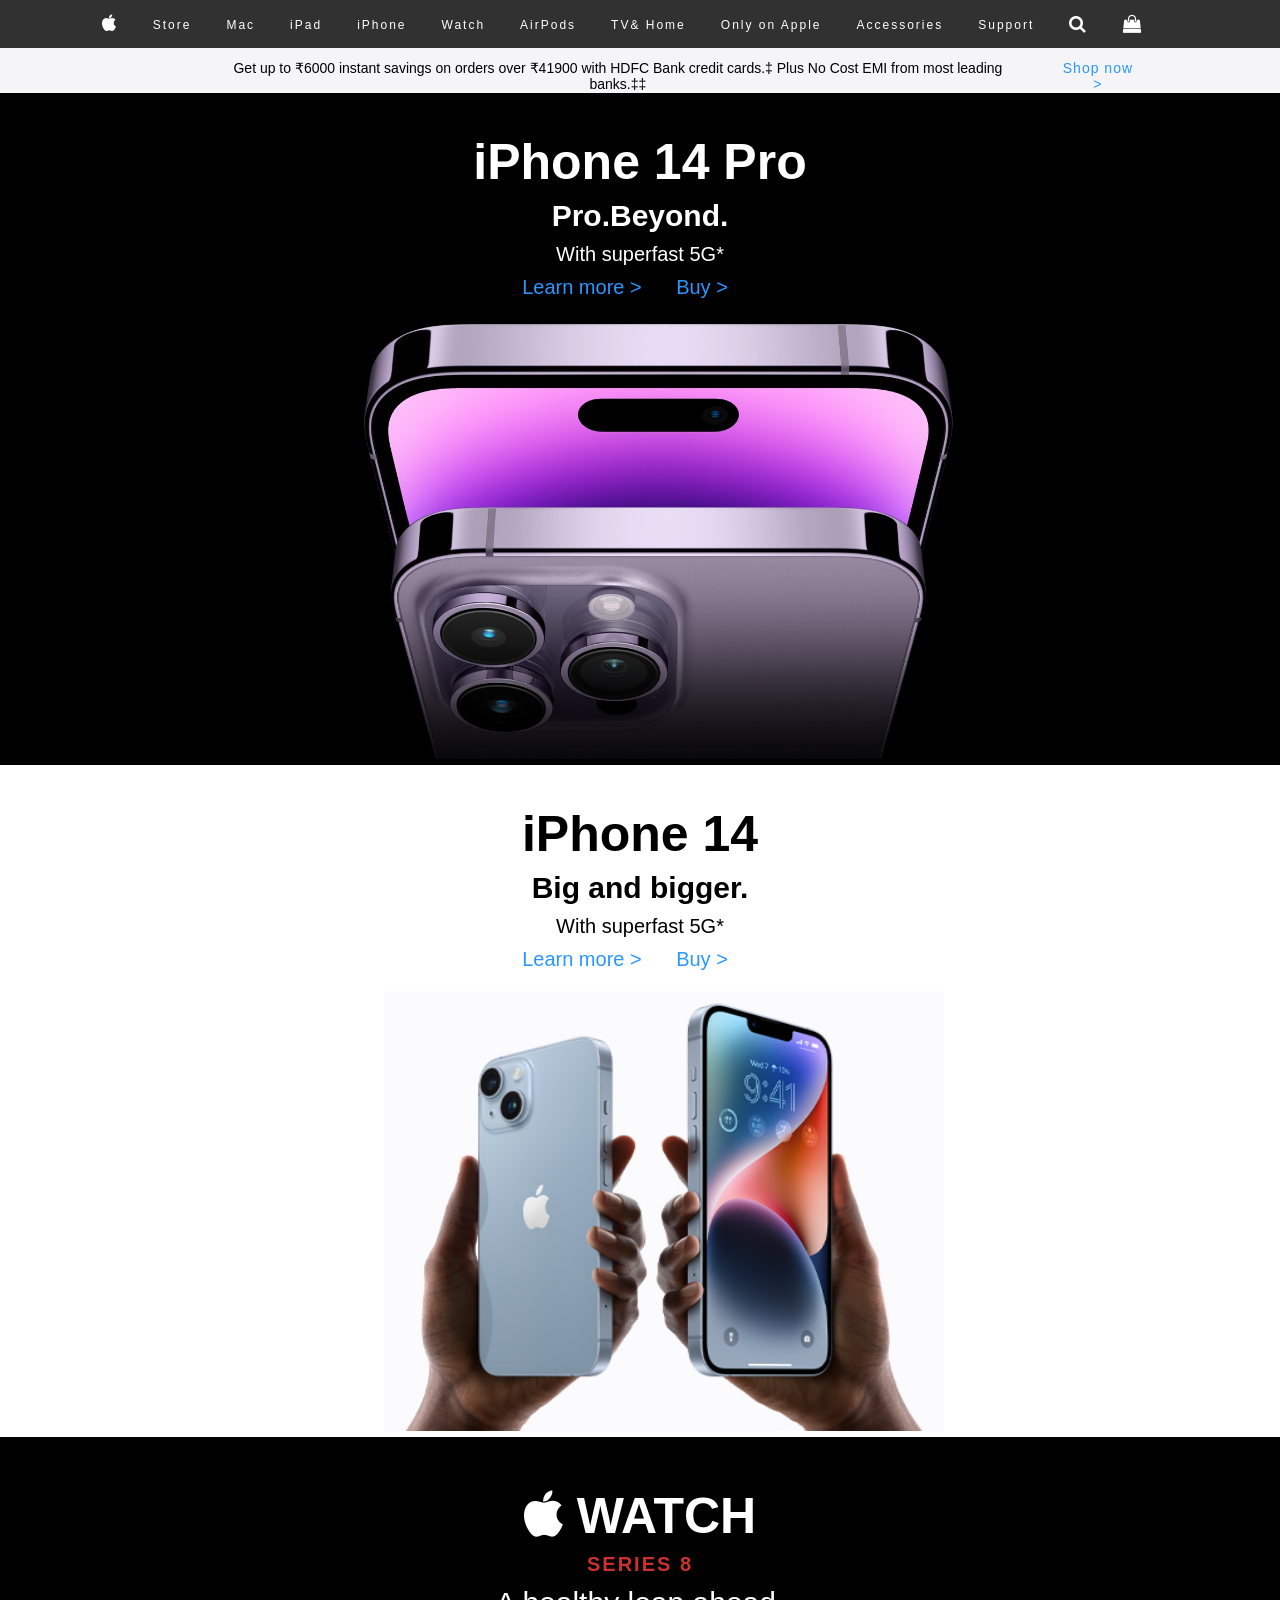
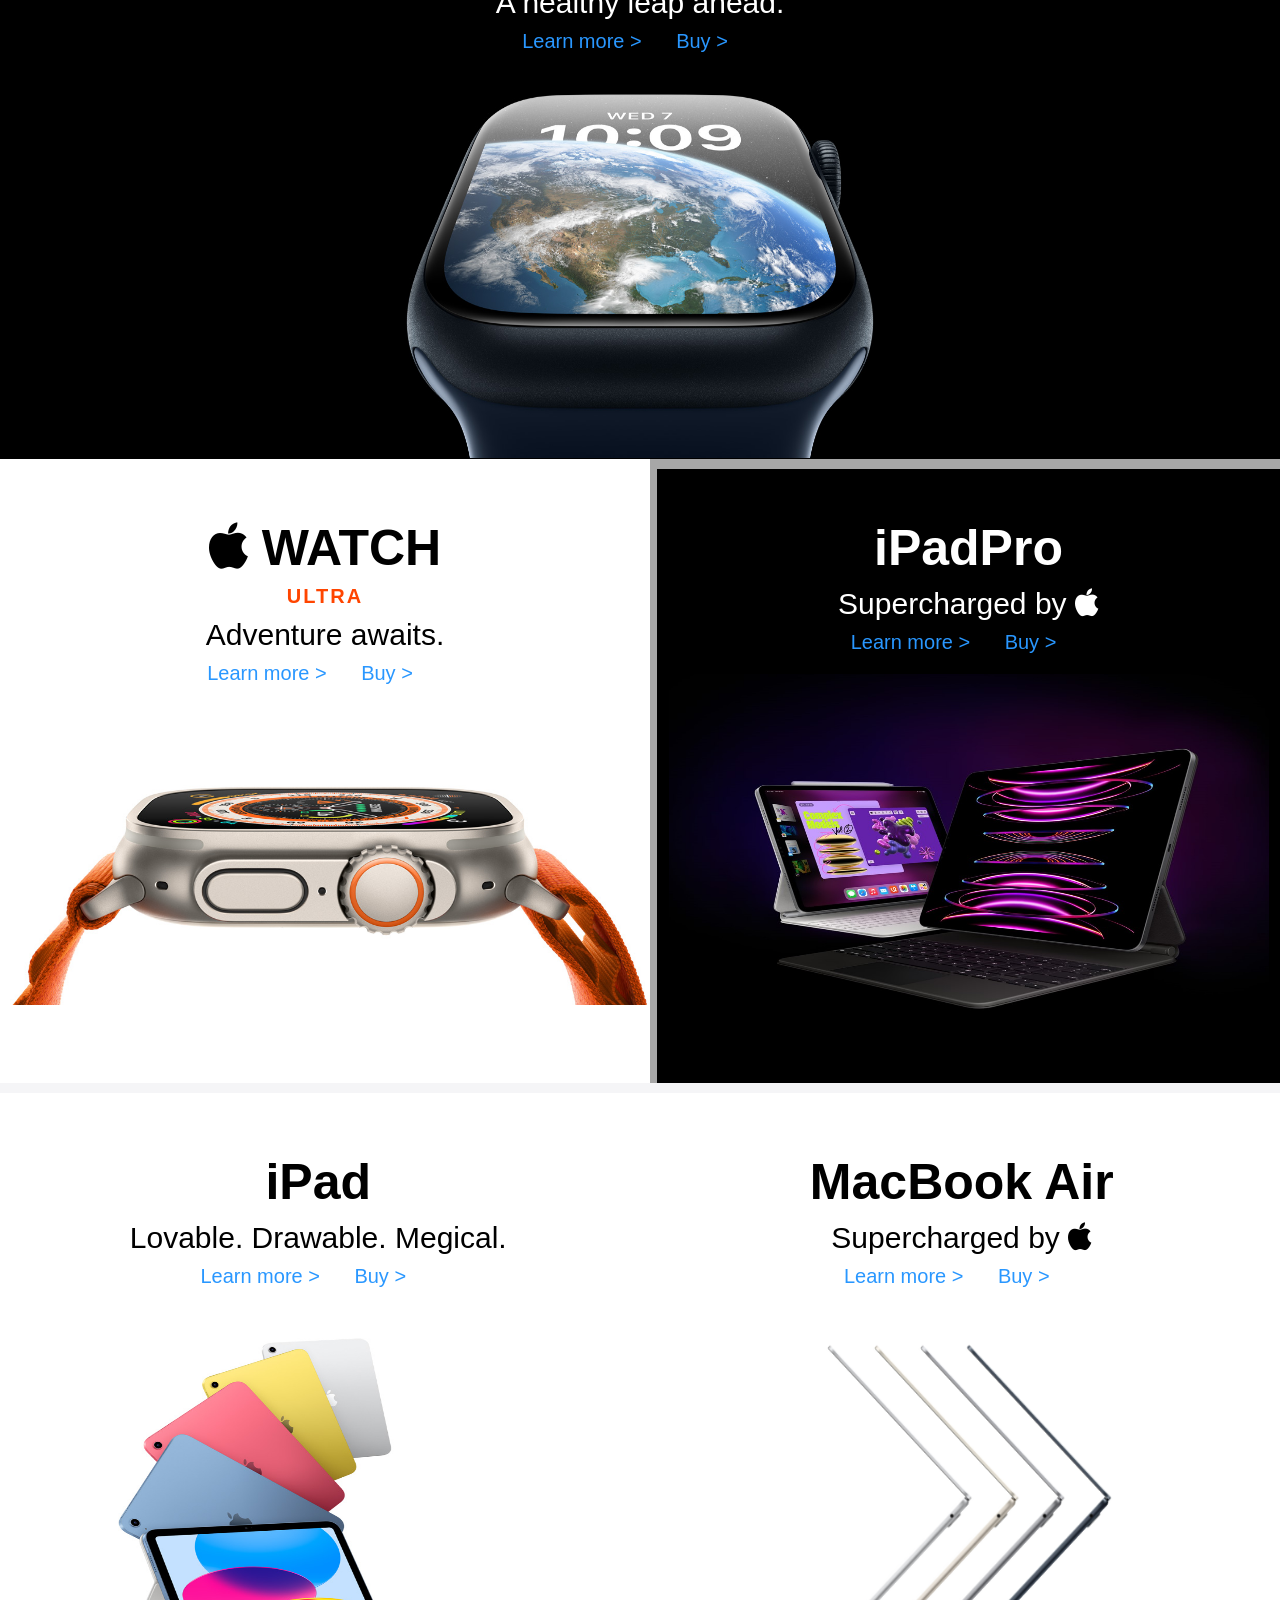
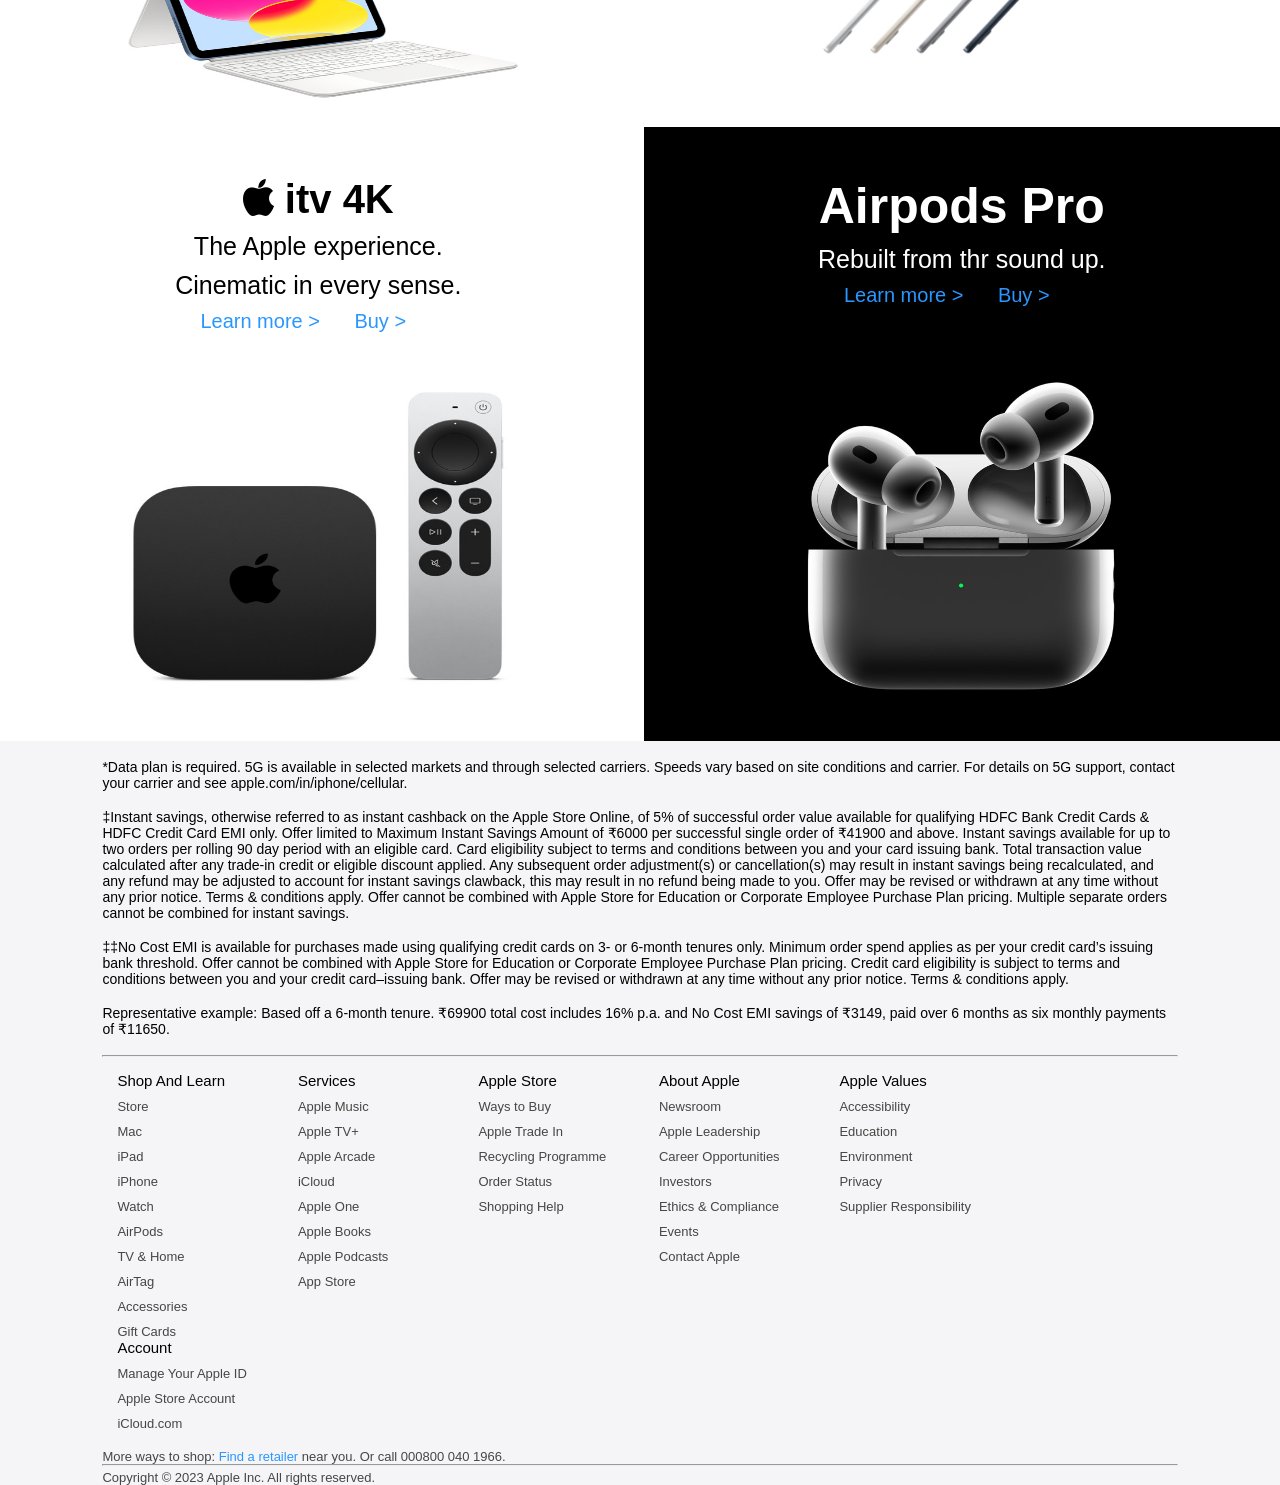
<file: Task-1 Landing page/index.html>
<!DOCTYPE html>
<html lang="en">

<head>
    <title>Apple(India)</title>
    <link rel="icon" type="images/x-icon" href="images/apple-icon.png">
    <link rel="stylesheet" href="style.css">
    <link rel="stylesheet" href="https://cdnjs.cloudflare.com/ajax/libs/font-awesome/4.7.0/css/font-awesome.min.css">
</head>

<body>
    <nav>
        <ul class="nav-links">
            <li><a href="#" class="fa fa-apple" style="font-size:18px; color: white;"></a></li>
            <li><a href="#">Store</a></li>
            <li><a href="#">Mac</a></li>
            <li><a href="#">iPad</a></li>
            <li><a href="#">iPhone</a></li>
            <li><a href="#">Watch</a></li>
            <li><a href="#">AirPods</a></li>
            <li><a href="#">TV& Home</a></li>
            <li><a href="#">Only on Apple</a></li>
            <li><a href="#">Accessories</a></li>
            <li><a href="#">Support</a></li>
            <li><a href="#" class="fa fa-search" style="font-size:18px; color: white;"></a></li>
            <li><a href="#" class="fa fa-shopping-bag" style="font-size:18px; color: white;"></a></li>
        </ul>
    </nav>

    <div class="get-upto">
        <p>Get up to ₹6000 instant savings on orders over ₹41900 with HDFC Bank credit cards.‡ Plus No Cost EMI from
            most leading banks.‡‡</p>
        <a href="#">Shop now ></a>
    </div>

    <div class="iphone-14-pro">
        <div class="content14-pro">
            <h1>iPhone 14 Pro</h1>
            <h3>Pro.Beyond.</h3>
            <p>With superfast 5G*</p>
            <a href="#">Learn more ></a>
            <a href="#">Buy ></a><br>
            <img class="pro-14-img" src="images/iphone14pro.jpg" alt="iPhone 14 Pro">
        </div>
    </div>

    <div class="iphone-14">
        <div class="content14">
            <h1>iPhone 14</h1>
            <h3>Big and bigger.</h3>
            <p>With superfast 5G*</p>
            <a href="#">Learn more ></a>
            <a href="#">Buy ></a><br>
            <img class="i-14-img" src="images/iphone14.png" alt="iPhone 14">
        </div>
    </div>


    <div class="iwatch8">
        <div class="contenti8">
            <h1><i href="#" class="fa fa-apple" style="font-size:50px; color: white;"></i> WATCH</h1>
            <h3>SERIES 8</h3>
            <p>A healthy leap ahead.</p>
            <a href="#">Learn more ></a>
            <a href="#">Buy ></a><br>
            <img class="i-watch-8-img" src="images/iwatch8.jpg" alt="iwatch8">
        </div>
    </div>

    <div class="iwatch-ipadpro">
        <div class="iwatch-ultra">
            <h1><i href="#" class="fa fa-apple" style="font-size:50px; color:black;"></i> WATCH</h1>
            <h3>ULTRA</h3>
            <p>Adventure awaits.</p>
            <a href="#">Learn more ></a>
            <a href="#">Buy ></a><br>
            <img class="i-watch-ultra-img" src="images/iwatch-ultra.jpg" alt="iwatch">
        </div>

        <div class="i-pad-pro">
            <h1>iPadPro</h1>
            <p>Supercharged by <i href="#" class="fa fa-apple" style="font-size:30px; color: white;"></i></p>
            <a href="#">Learn more ></a>
            <a href="#">Buy ></a><br>
            <img class="i-pad-pro-img" src="images/ipadpro.jpg" alt="iPadpro">
        </div>
    </div>

    <div class="ipad-macbook">
        <div class="ipad">
            <h1>iPad</h1>
            <p>Lovable. Drawable. Megical.</p>
            <a href="#">Learn more ></a>
            <a href="#">Buy ></a><br>
            <img class="ipad-img" src="images/ipad.jpg" alt="iPad">
        </div>

        <div class="mac-book">
            <h1>MacBook Air</h1>
            <p>Supercharged by <i href="#" class="fa fa-apple" style="font-size:30px; color: black;"></i></p>
            <a href="#">Learn more ></a>
            <a href="#">Buy ></a><br>
            <img class="mac-book-air-img" src="images/macbook-air.png" alt="MacBook-Air">
        </div>
    </div>


    <div class="itv-airpods">
        <div class="itv">
            <h1><i href="#" class="fa fa-apple" style="font-size:40px; color: black;"></i> itv 4K</h1>
            <p>The Apple experience.</p>
            <p>Cinematic in every sense.</p>
            <a href="#">Learn more ></a>
            <a href="#">Buy ></a><br>
            <img class="itv-img" src="images/itv.jpg" alt="iTV">
        </div>

        <div class="air-pods">
            <h1>Airpods Pro</h1>
            <p>Rebuilt from thr sound up.</p>
            <a href="#">Learn more ></a>
            <a href="#">Buy ></a><br>
            <img class="air-pods-img" src="images/airpods.jpg" alt="AirPods">
        </div>
    </div><br>

    <div class="content-p">
        <p>*Data plan is required. 5G is available in selected markets and through selected carriers. Speeds vary based
            on site conditions and carrier. For details on 5G support, contact your carrier and see
            apple.com/in/iphone/cellular.</p><br>
        <p>‡Instant savings, otherwise referred to as instant cashback on the Apple Store Online, of 5% of successful
            order value available for qualifying HDFC Bank Credit Cards & HDFC Credit Card EMI only. Offer limited to
            Maximum Instant Savings Amount of ₹6000 per successful single order of ₹41900 and above. Instant savings
            available for up to two orders per rolling 90 day period with an eligible card. Card eligibility subject to
            terms and conditions between you and your card issuing bank. Total transaction value calculated after any
            trade-in credit or eligible discount applied. Any subsequent order adjustment(s) or cancellation(s) may
            result in instant savings being recalculated, and any refund may be adjusted to account for instant savings
            clawback, this may result in no refund being made to you. Offer may be revised or withdrawn at any time
            without any prior notice. Terms & conditions apply. Offer cannot be combined with Apple Store for Education
            or Corporate Employee Purchase Plan pricing. Multiple separate orders cannot be combined for instant
            savings.</p><br>
        <p>‡‡No Cost EMI is available for purchases made using qualifying credit cards on 3- or 6-month tenures only.
            Minimum order spend applies as per your credit card’s issuing bank threshold. Offer cannot be combined with
            Apple Store for Education or Corporate Employee Purchase Plan pricing. Credit card eligibility is subject to
            terms and conditions between you and your credit card–issuing bank. Offer may be revised or withdrawn at any
            time without any prior notice. Terms & conditions apply.</p><br>
        <p>Representative example: Based off a 6-month tenure. ₹69900 total cost includes 16% p.a. and No Cost EMI
            savings of ₹3149, paid over 6 months as six monthly payments of ₹11650.</p>
        <br>
        <hr>

    </div>

    <footer class="footer-apple">
        <div class="container">
            <div class="row">
                <div class="footer-col">
                    <h4>Shop and Learn</h4>
                    <ul>
                        <li><a href="#">Store</a></li>
                        <li><a href="#">Mac</a></li>
                        <li><a href="#">iPad</a></li>
                        <li><a href="#">iPhone</a></li>
                        <li><a href="#">Watch</a></li>
                        <li><a href="#">AirPods</a></li>
                        <li><a href="#">TV & Home</a></li>
                        <li><a href="#">AirTag</a></li>
                        <li><a href="#">Accessories</a></li>
                        <li><a href="#">Gift Cards</a></li>
                    </ul>
                </div>
                <div class="footer-col">
                    <h4>Services</h4>
                    <ul>
                        <li><a href="#">Apple Music</a></li>
                        <li><a href="#">Apple TV+</a></li>
                        <li><a href="#">Apple Arcade</a></li>
                        <li><a href="#">iCloud</a></li>
                        <li><a href="#">Apple One</a></li>
                        <li><a href="#">Apple Books</a></li>
                        <li><a href="#">Apple Podcasts</a></li>
                        <li><a href="#">App Store</a></li>
                    </ul>
                </div>
                <div class="footer-col">
                    <h4>Apple Store</h4>
                    <ul>
                        <li><a href="#">Ways to Buy</a></li>
                        <li><a href="#">Apple Trade In</a></li>
                        <li><a href="#">Recycling Programme</a></li>
                        <li><a href="#">Order Status</a></li>
                        <li><a href="#">Shopping Help</a></li>
                    </ul>
                </div>
                <div class="footer-col">
                    <h4>About Apple</h4>
                    <ul>
                        <li><a href="#">Newsroom</a></li>
                        <li><a href="#">Apple Leadership</a></li>
                        <li><a href="#">Career Opportunities</a></li>
                        <li><a href="#">Investors</a></li>
                        <li><a href="#">Ethics & Compliance</a></li>
                        <li><a href="#">Events</a></li>
                        <li><a href="#">Contact Apple</a></li>
                    </ul>
                </div>
                <div class="footer-col">
                    <h4>Apple Values</h4>
                    <ul>
                        <li><a href="#">Accessibility</a></li>
                        <li><a href="#">Education</a></li>
                        <li><a href="#">Environment</a></li>
                        <li><a href="#">Privacy</a></li>
                        <li><a href="#">Supplier Responsibility</a></li>
                    </ul>
                </div>
                <div class="footer-col">
                    <h4>Account</h4>
                    <ul>
                        <li><a href="#">Manage Your Apple ID</a></li>
                        <li><a href="#">Apple Store Account</a></li>
                        <li><a href="#">iCloud.com</a></li>
                    </ul>
                </div>
            </div>
        </div><br>
        <p>More ways to shop: <a href="#">Find a retailer</a> near you. Or call 000800 040 1966.</p>
        <hr>
    </footer>

    <p class="last">Copyright © 2023 Apple Inc. All rights reserved.</p>
</body>

</html>
</file>
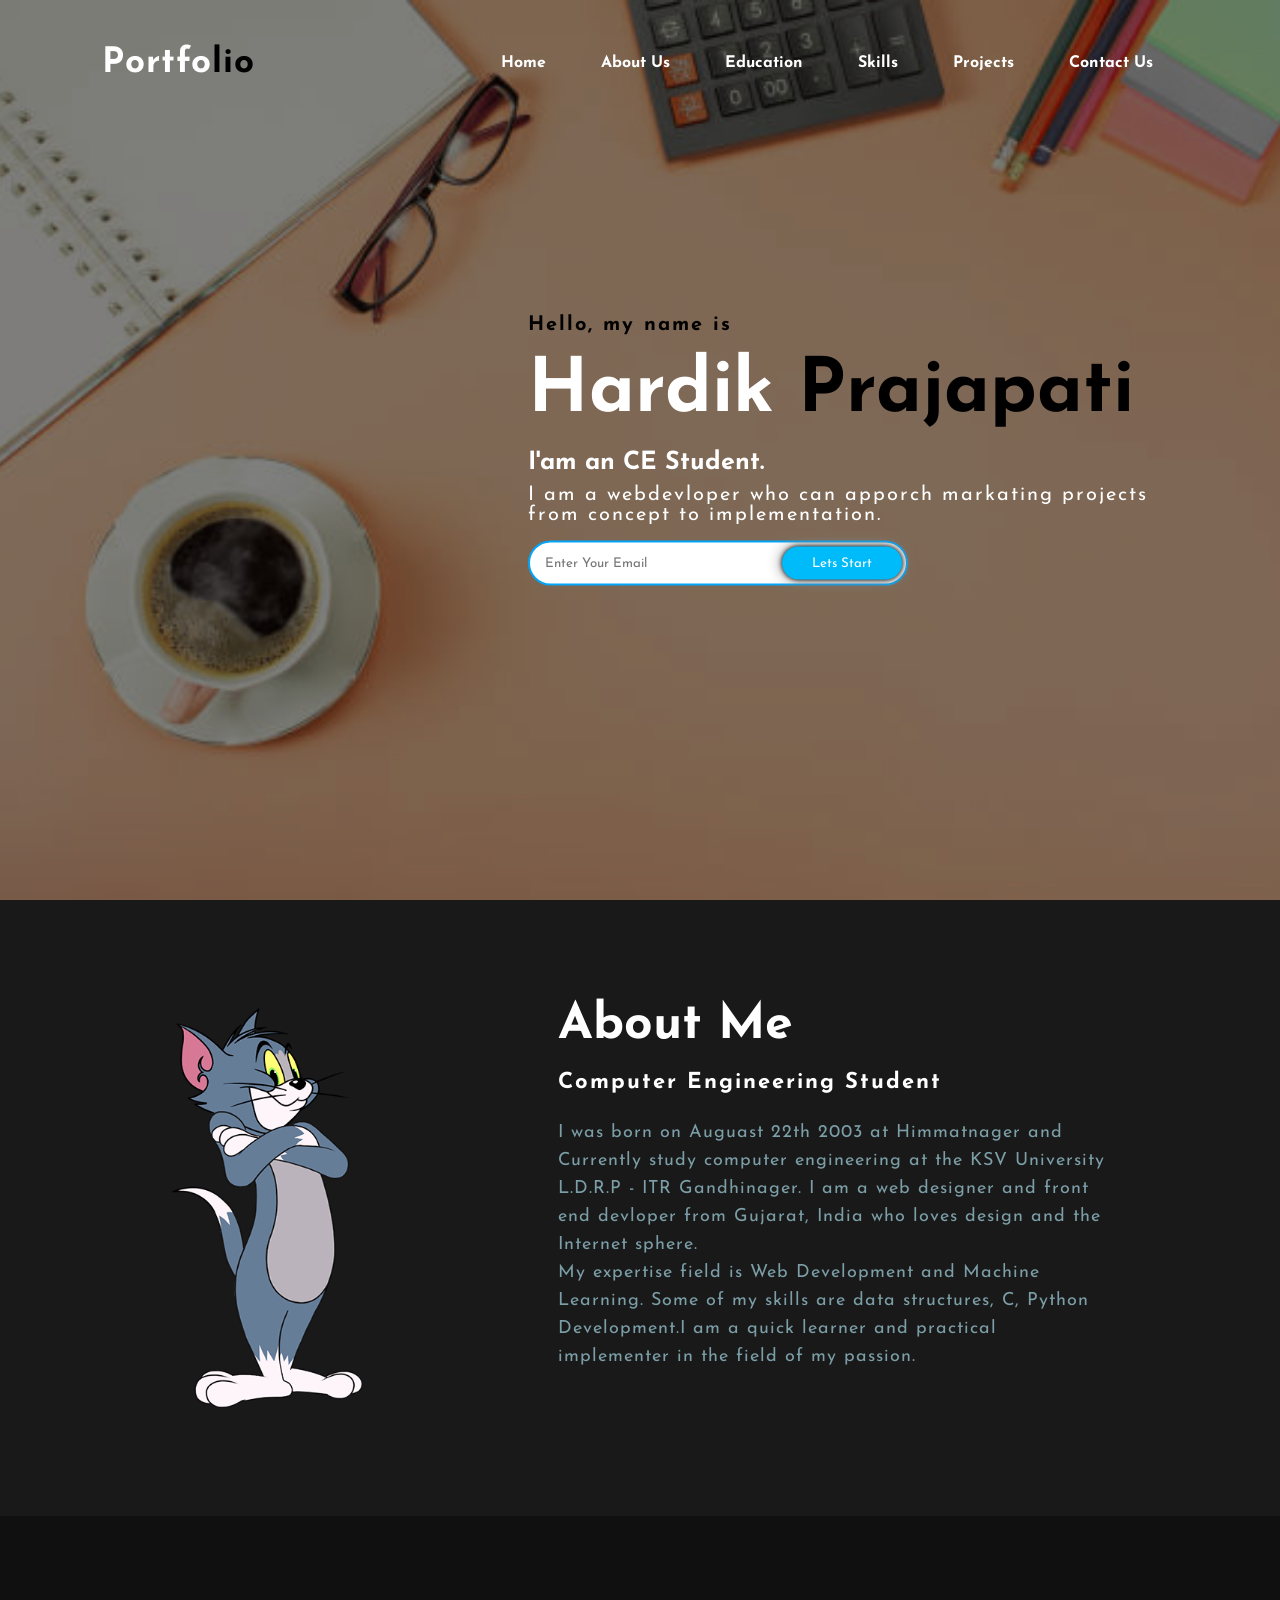
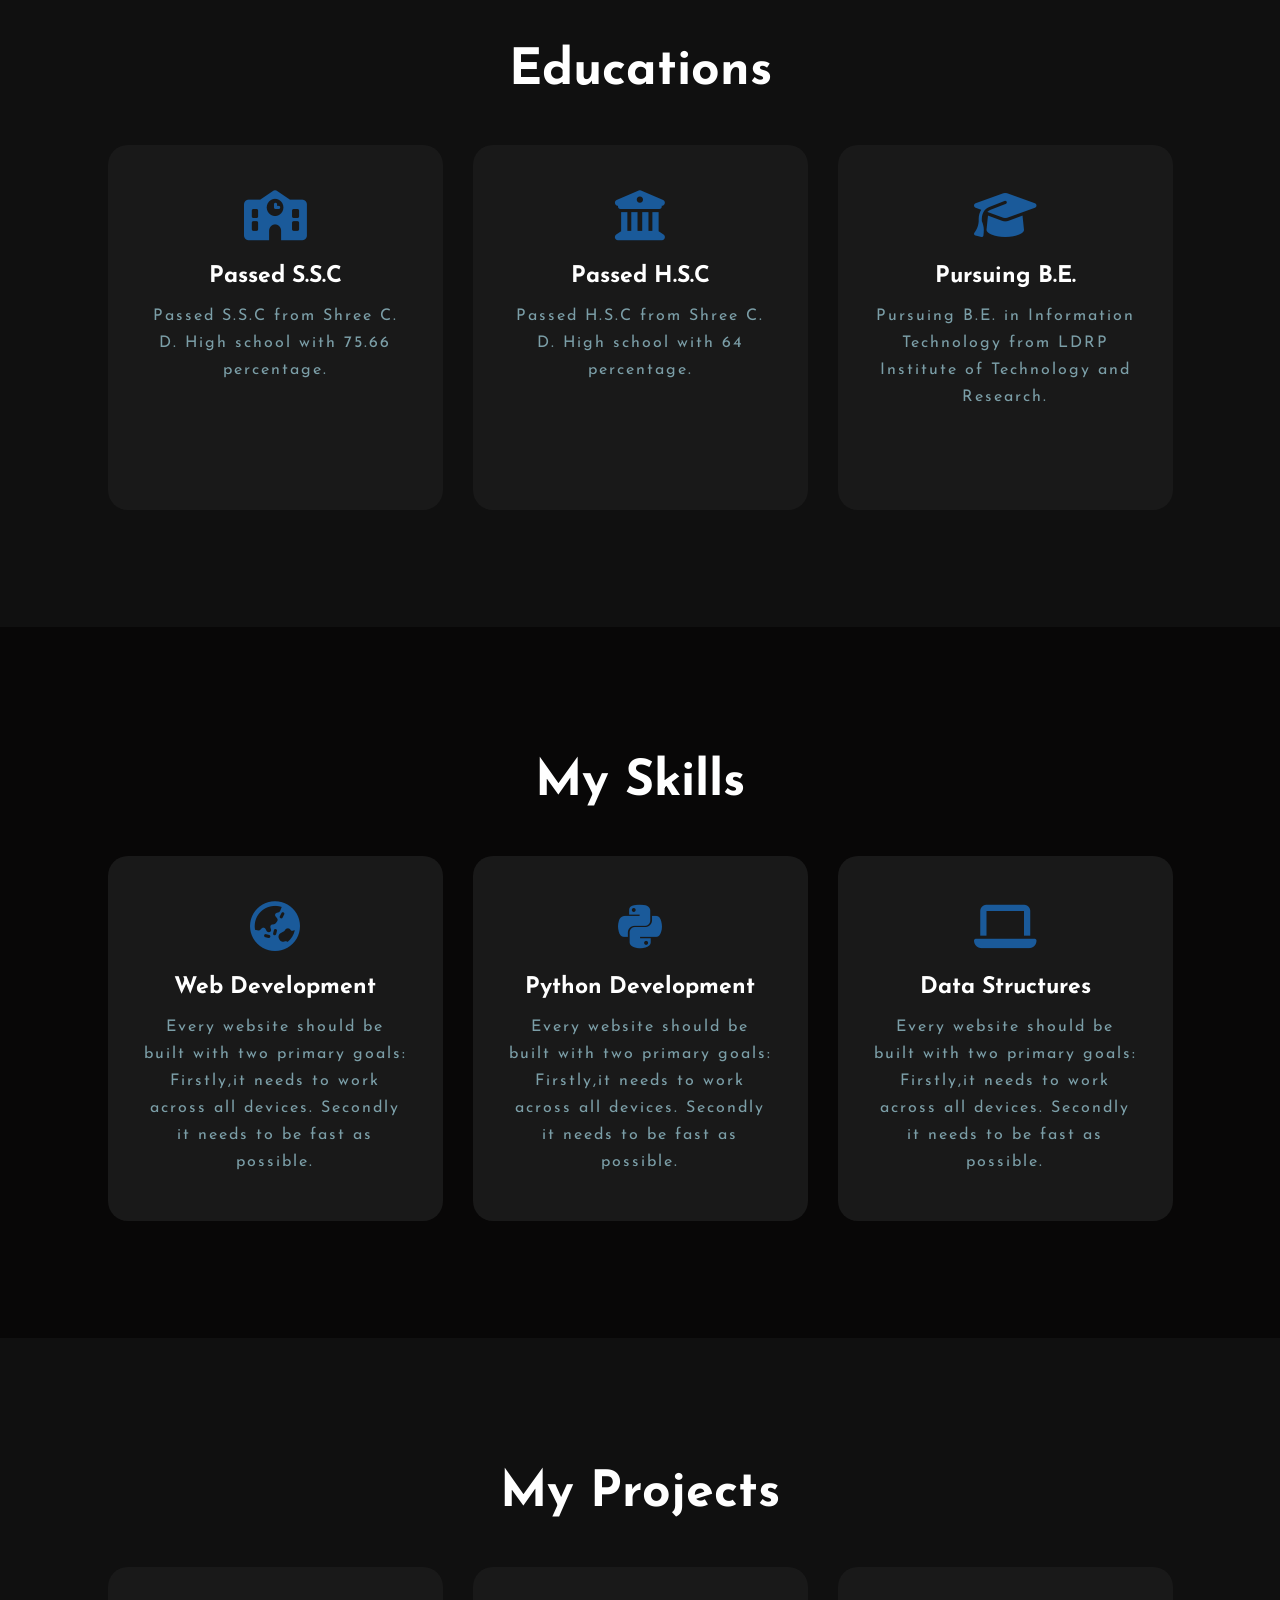
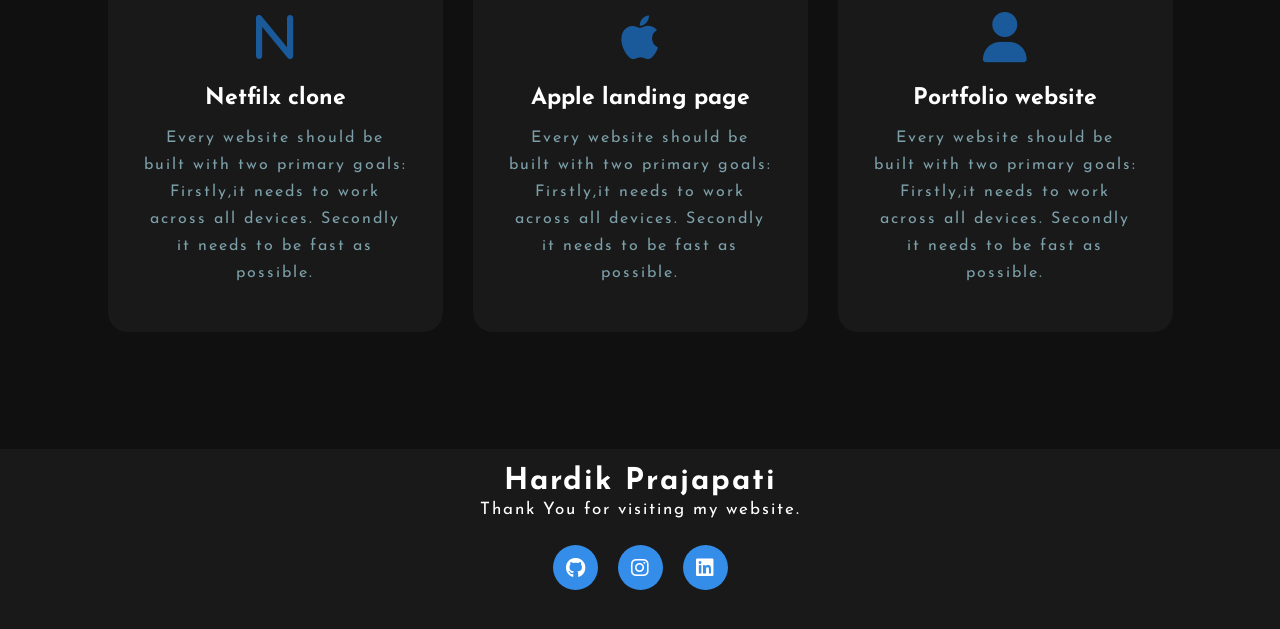
<file: Task-2 Portfulio/index.html>
<!DOCTYPE html>
<html>

<head>
    <title>Hardik's Portfolio</title>
    <link rel="stylesheet" type="text/css" href="style.css">
    <link rel="preconnect" href="https://fonts.googleapis.com">
    <link rel="preconnect" href="https://fonts.gstatic.com" crossorigin>
    <link
        href="https://fonts.googleapis.com/css2?family=Josefin+Sans:ital,wght@0,100;0,200;0,300;0,400;0,500;0,600;0,700;1,100;1,200;1,300;1,400;1,500;1,600;1,700&family=Poppins:ital,wght@0,100;0,200;0,300;0,400;0,500;0,600;0,700;0,800;0,900;1,100;1,200;1,300;1,400;1,500;1,600;1,700;1,800;1,900&display=swap"
        rel="stylesheet">
    <link rel="stylesheet" href="https://cdnjs.cloudflare.com/ajax/libs/font-awesome/6.2.1/css/all.min.css"
        integrity="sha512-MV7K8+y+gLIBoVD59lQIYicR65iaqukzvf/nwasF0nqhPay5w/9lJmVM2hMDcnK1OnMGCdVK+iQrJ7lzPJQd1w=="
        crossorigin="anonymous" referrerpolicy="no-referrer" />
</head>

<body>
    <!----Hero Section Start-->

    <div class="hero" id="Home">
        <nav>
            <h2 class="logo">Portfo<span>lio</span></h2>
            <ul>
                <li><a href="#Home">Home</a></li>
                <li><a href="#About">About Us</a></li>
                <li><a href="#Education"> Education</a></li>
                <li><a href="#Skill">Skills</a></li>
                <li><a href="#Project">Projects</a></li>
                <li><a href="#Contact">Contact Us</a></li>
            </ul>
        </nav>

        <div class="content">
            <h4>Hello, my name is</h4>
            <h1>Hardik <span>Prajapati</span></h1>
            <h3>I'am an CE Student.</h3>
            <p>I am a webdevloper who can apporch markating projects from concept to implementation.</p><br>

            <div class="newslatter">
                <form>
                    <input type="email" name="email" id="mail" placeholder="Enter Your Email">
                    <input type="submit" name="submit" value="Lets Start">
                </form>
            </div>
        </div>
    </div>
    <!----About Section Start-->
    <section class="about" id="About">
        <div class="main">
            <img src="about.png">
            <div class="about-text">
                <h2>About Me</h2>
                <h5>Computer Engineering Student</h5>
                <p>I was born on Auguast 22th 2003 at Himmatnager and Currently study computer engineering at the KSV
                    University
                    L.D.R.P - ITR Gandhinager.
                    I am a web designer and front end devloper from Gujarat, India who loves design and the Internet
                    sphere. <br>
                    My expertise field is Web Development and Machine Learning. Some of my skills are data structures,
                    C,
                    Python Development.I am a quick learner and practical implementer in the field of my passion.</p>
            </div>
        </div>
    </section>

    <!-------Qualifications section start-->
    <div class="qualification" id="Education">
        <div class="title">
            <h2>Educations</h2>
        </div>

        <div class="box">
            <div class="card">
                <i class="fa-solid fa-school"></i>
                <h5>Passed S.S.C</h5>
                <div class="pra">
                    <p>Passed S.S.C from Shree C. D. High school with 75.66 percentage.</p>
                </div>
            </div>

            <div class="card">
                <i class="fa-solid fa-building-columns"></i>
                <h5>Passed H.S.C</h5>
                <div class="pra">
                    <p>Passed H.S.C from Shree C. D. High school with 64 percentage.</p>
                </div>
            </div>

            <div class="card">
                <i class="fa-solid fa-graduation-cap"></i>
                <h5>Pursuing B.E.</h5>
                <div class="pra">
                    <p>Pursuing B.E. in Information Technology from LDRP Institute of Technology and Research.</B></p>
                </div>
            </div>
        </div>
    </div>

    <!-- Skill section start -->

    <div class="skill" id="Skill">
        <div class="title">
            <h2>My Skills</h2>
        </div>

        <div class="box">
            <div class="card">
                <i class="fa-solid fa-earth-asia"></i>
                <h5>Web Development</h5>
                <div class="pra">
                    <p>Every website should be built with two primary goals: Firstly,it needs to work across all
                        devices. Secondly it needs to be fast as possible.</p>
                </div>
            </div>


            <div class="card">
                <i class="fa-brands fa-python"></i>
                <h5>Python Development</h5>
                <div class="pra">
                    <p>Every website should be built with two primary goals: Firstly,it needs to work across all
                        devices. Secondly it needs to be fast as possible.</p>
                </div>
            </div>
            <div class="card">
                <i class="fa-solid fa-laptop"></i>
                <h5>Data Structures</h5>
                <div class="pra">
                    <p>Every website should be built with two primary goals: Firstly,it needs to work across all
                        devices. Secondly it needs to be fast as possible.</p>
                </div>
            </div>
        </div>
    </div>

    <!-- Project Section start -->

    <div class="project" id="Project">
        <div class="title">
            <h2>My Projects</h2>
        </div>

        <div class="box">
            <div class="card">
                <i class="fa-solid fa-n"></i>
                <h5>Netfilx clone</h5>
                <div class="pra">
                    <p>Every website should be built with two primary goals: Firstly,it needs to work across all
                        devices. Secondly it needs to be fast as possible.</p>
                </div>
            </div>


            <div class="card">
                <i class="fa-brands fa-apple"></i>
                <h5>Apple landing page</h5>
                <div class="pra">
                    <p>Every website should be built with two primary goals: Firstly,it needs to work across all
                        devices. Secondly it needs to be fast as possible.</p>
                </div>
            </div>

            <div class="card">
                <i class="fa-solid fa-user"></i>
                <h5>Portfolio website</h5>
                <div class="pra">
                    <p>Every website should be built with two primary goals: Firstly,it needs to work across all
                        devices. Secondly it needs to be fast as possible.</p>
                </div>
            </div>
        </div>
    </div>

    <!--------footer start-->
    <footer id="Contact">
        <p>Hardik Prajapati</p>
        <p>Thank You for visiting my website.</p>
        <div class="social">
            <a href="https://github.com/HardikPrajapati2208" target="_blank"><i class="fa-brands fa-github"></i></a>
            <a href="https://www.instagram.com/_hardik_2208_/" target="_blank"><i
                    class="fa-brands fa-instagram"></i></a>
            <a href="https://www.linkedin.com/in/hardik-prajapati-3b508a255" target="_blank"><i
                    class="fa-brands fa-linkedin"></i></a>
        </div>
    </footer>
</body>

</html>
</file>
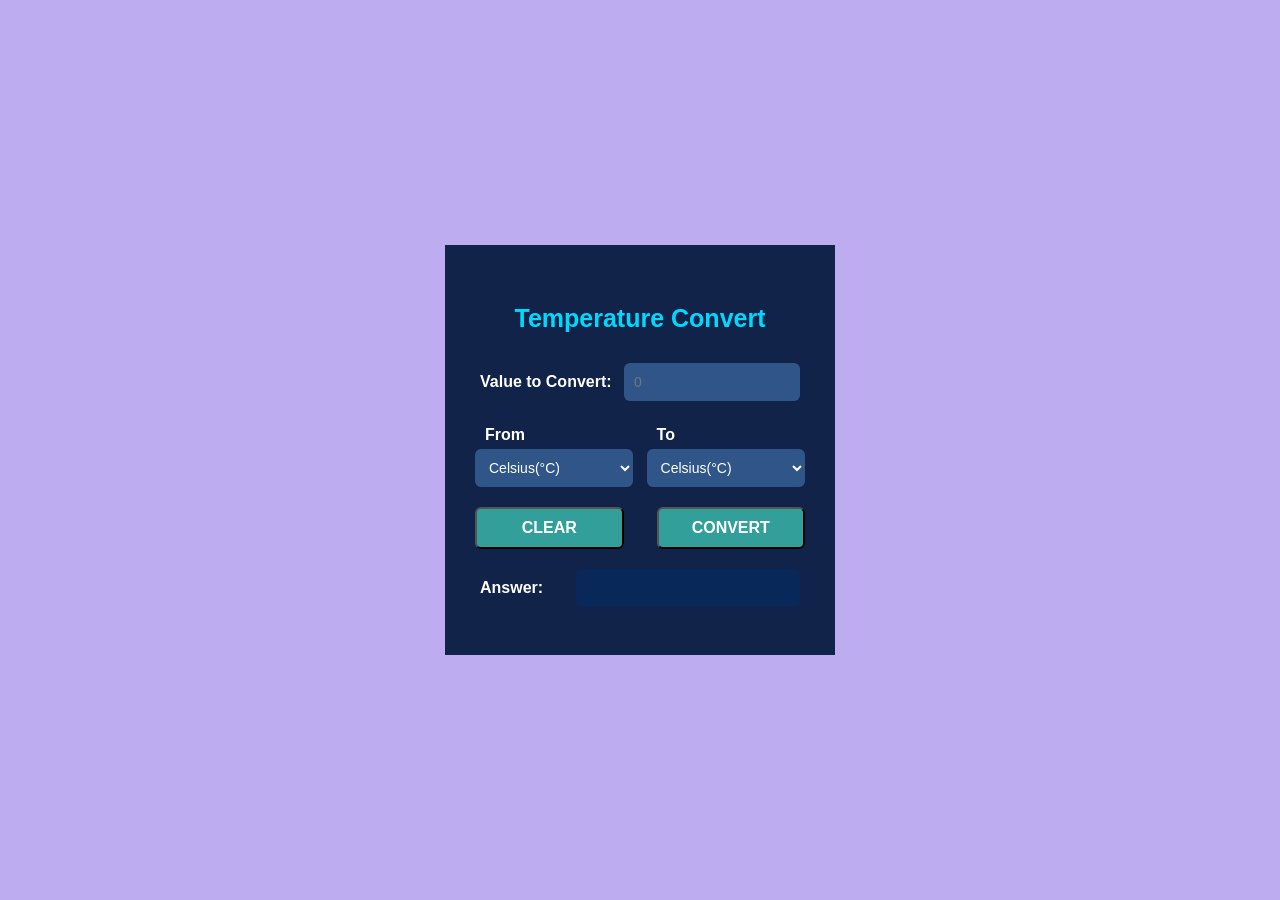
<file: Task-3 Temprature calculator/index.html>
<!DOCTYPE html>
<html lang="en">

<head>
    <link rel="stylesheet" href="style.css" />
    <script src="script.js"></script>
    <title>Temprature calculator</title>
</head>

<body>
    <div class="container">
        <div class="temp-calculator">
            <h2 class="title">Temperature Convert</h2>
            <form class="temp-value" id="myForm">
                <p>Value to Convert:</p>
                <input type="text" placeholder="0" id="input-value" name="value" />
            </form>
            <div id="degree">
                <span>
                    <p>From</p>
                    <select name="input" id="input">
                        <option value="celsius">Celsius(°C)</option>
                        <option value="fahrenhiet">Fahrenhiet(°F)</option>
                        <option value="kelvin">Kelvin(°K)</option>
                    </select>
                </span>
                <span>
                    <p>To</p>
                    <select name="output" id="output">
                        <option value="celsius">Celsius(°C)</option>
                        <option value="fahrenhiet">Fahrenhiet(°F)</option>
                        <option value="kelvin">Kelvin(°K)</option>
                    </select>
                </span>
            </div>
            <div class="btn">
                <input type="reset" onclick="resetForm()" value="CLEAR" />
                <input type="button" onclick="convertTemprature()" id="convert" value="CONVERT" />
            </div>

            <div class="temp-value">
                <p id="ans">Answer:</p>
                <input type="text" id="result" value="" />
            </div>
        </div>
    </div>

</body>

</html>
</file>
<file: Task-1 Landing page/style.css>
* {
    margin: 0;
    padding: 0;
    font-family: "SF Pro Text", "Myriad Set Pro", "SF Pro Icons", "Helvetica Neue", "Helvetica", "Arial", sans-serif;
}

body {
    background-color: #f5f5f7;
}

nav {
    /* position: fixed; */
    align-items: center;
    align-content: center;
    display: flex;
    justify-content: left;
    height: 48px;
    background-color: rgba(0, 0, 0, 0.8);
    font-family: "SF Pro Text", "Myriad Set Pro", "SF Pro Icons", "Helvetica Neue", "Helvetica", "Arial", sans-serif;
}

.nav-links {
    display: flex;
    justify-content: center;
    width: 100%;
    align-items: center;
    padding: 10px;
}

.nav-links li {
    list-style: none;
}

.nav-links a {
    color: white;
    text-decoration: none;
    font-size: 12px;
    margin-right: 35px;
    letter-spacing: 2px;
}

.get-upto {
    height: 45px;
    background-color: #f5f5f7;
    color: black;
    text-align: center;
    display: flex;
    margin-left: 15%;
    margin-right: 10%;
}

.get-upto p {
    text-align: center;
    font-size: 14px;
    padding: 12px;

}

.get-upto a {
    letter-spacing: 1px;
    font-size: 14px;
    padding: 12px;
    text-decoration: none;
    color: #2997ff;
}

/* IPHONE 14 PRO */
.iphone-14-pro {
    background-color: black;
    height: 672px;
    color: white;
    justify-content: center;
}

.content14-pro {
    padding-top: 40px;
    text-align: center;

}

.content14-pro a {
    text-decoration: none;
    font-size: 20px;
    color: #2997ff;
    margin-right: 30px;
}


.content14-pro h1 {
    text-align: center;
    font-size: 50px;
}

.content14-pro h3 {
    text-align: center;
    font-size: 30px;
    margin-top: 8px;
}

.content14-pro p {
    text-align: center;
    font-size: 20px;
    margin: 10px;

}

.pro-14-img {

    width: 600px;
    height: 440px;
    margin-left: 28%;
    margin-right: 28%;
    margin-top: 20px;
}

/* I PHONE 14 */

.iphone-14 {
    background-color: white;
    height: 672px;
    color: black;
    justify-content: center;
}

.content14 {
    padding-top: 40px;
    text-align: center;

}

.content14 a {
    text-decoration: none;
    font-size: 20px;
    color: #2997ff;
    margin-right: 30px;
}


.content14 h1 {
    text-align: center;
    font-size: 50px;
}

.content14 h3 {
    text-align: center;
    font-size: 30px;
    margin-top: 8px;
}

.content14 p {
    text-align: center;
    font-size: 20px;
    margin: 10px;

}

.i-14-img {

    width: 560px;
    height: 440px;
    margin-left: 30%;
    margin-right: 30%;
    margin-top: 20px;
}

/* I WATCH 8  */

.iwatch8 {
    background-color: black;
    height: 622px;
    color: white;
    justify-content: center;
}

.contenti8 {
    padding-top: 50px;
    text-align: center;

}

.contenti8 a {
    text-decoration: none;
    font-size: 20px;
    color: #2997ff;
    margin-right: 30px;
}


.contenti8 h1 {
    text-align: center;
    font-size: 50px;
}

.contenti8 h3 {
    text-align: center;
    font-size: 20px;
    margin-top: 8px;
    letter-spacing: 2px;
    color: rgb(206, 48, 48);
}

.contenti8 p {
    text-align: center;
    font-size: 30px;
    margin: 10px;
}

.i-watch-8-img {

    width: 470px;
    height: 365px;
    margin-left: 30%;
    margin-right: 30%;
    margin-top: 40px;
}

/* I WATCH AND IPAD */

.iwatch-ipadpro {
    display: flex;
    background-color: rgb(167, 167, 167);
    width: auto;
    height: 624px;
    color: black;

}

.iwatch-ultra {
    background-color: white;
    padding-top: 60px;
    text-align: center;
    width: 750px;
    margin-right: 7px;
}

.iwatch-ultra a {
    text-decoration: none;
    font-size: 20px;
    color: #2997ff;
    margin-right: 30px;
}


.iwatch-ultra h1 {
    text-align: center;
    font-size: 50px;
}

.iwatch-ultra h3 {
    text-align: center;
    font-size: 20px;
    margin-top: 8px;
    letter-spacing: 2px;
    color: orangered;
}

.iwatch-ultra p {
    text-align: center;
    font-size: 30px;
    margin: 10px;
}

.i-watch-ultra-img {
    width: 650px;
    height: 220px;
    margin-top: 100px;

}


.i-pad-pro {
    margin-top: 10px;
    padding-top: 50px;
    text-align: center;
    background-color: black;
    color: white;
    width: 750px;
    /* height: 564x; */

}

.i-pad-pro a {
    text-decoration: none;
    font-size: 20px;
    color: #2997ff;
    margin-right: 30px;
}

.i-pad-pro h1 {
    text-align: center;
    font-size: 50px;
}

.i-pad-pro p {
    text-align: center;
    font-size: 30px;
    margin: 10px;
}

.i-pad-pro-img {
    margin-top: 20px;
    width: 600px;
    height: 370px;
}

/* IPAD AND MACBOOK */

.ipad-macbook {
    margin-top: 10px;
    display: flex;
    background-color: white;
    width: auto;
    height: 624px;
    color: black;
    /* margin-left: 5%;
    margin-right: 5%; */
}

.ipad {
    background-color: white;
    padding-top: 60px;
    text-align: center;
    width: 750px;
    margin-right: 7px;
}

.ipad a {
    text-decoration: none;
    font-size: 20px;
    color: #2997ff;
    margin-right: 30px;
}


.ipad h1 {
    text-align: center;
    font-size: 50px;
}


.ipad p {
    text-align: center;
    font-size: 30px;
    margin: 10px;
}

.ipad-img {
    width: 400px;
    height: 360px;
    margin-top: 50px;

}

.mac-book {
    margin-top: 10px;
    padding-top: 50px;
    text-align: center;
    background-color: white;
    color: black;
    width: 750px;

}

.mac-book a {
    text-decoration: none;
    font-size: 20px;
    color: #2997ff;
    margin-right: 30px;
}

.mac-book h1 {
    text-align: center;
    font-size: 50px;
}

.mac-book p {
    text-align: center;
    font-size: 30px;
    margin: 10px;
}

.mac-book-air-img {
    margin-top: 20px;
    width: 400px;
    height: 380px;
}

/* ITV AND AIRPODS */

.itv-airpods {
    display: flex;
    background-color: white;
    width: auto;
    height: 624px;
    color: black;
}

.itv {
    background-color: white;
    padding-top: 60px;
    text-align: center;
    width: 750px;
    margin-right: 7px;
}

.itv a {
    text-decoration: none;
    font-size: 20px;
    color: #2997ff;
    margin-right: 30px;
}


.itv h1 {
    text-align: center;
    font-size: 40px;
}

.itv p {
    text-align: center;
    font-size: 25px;
    margin: 10px;
}

.itv-img {
    width: 490px;
    height: 365px;
    margin-top: 20px;
}

.air-pods {
    margin-top: 10px;
    padding-top: 50px;
    text-align: center;
    background-color: black;
    color: white;
    width: 750px;
    height: 564x;

}

.air-pods a {
    text-decoration: none;
    font-size: 20px;
    color: #2997ff;
    margin-right: 30px;
}

.air-pods h1 {
    text-align: center;
    font-size: 50px;
}

.air-pods p {
    text-align: center;
    font-size: 25px;
    margin: 10px;
}

.air-pods-img {
    margin-top: 30px;
    width: 550px;
    height: 400px;
}

.content-p {

    background-color: #f5f5f7;
    align-items: center;
    margin-left: 8%;
    margin-right: 8%;
}

.content-p p {
    font-size: 14px;
}


.container {
    max-width: 1200px;
    margin: auto;
}

.container ul {
    list-style: none;
}

.row {
    display: flex;
    flex-wrap: wrap;
}

.footer-apple {
    padding-top: 15px;
    margin-left: 8%;
    margin-right: 8%;
}

.footer-col {
    width: 14%;
    padding: 0 15px;
}

.footer-col h4 {
    font-size: 15px;
    color: black;
    text-transform: capitalize;
    margin-bottom: 10px;
    font-weight: 300;
    position: relative;
}

.footer-col h4::before {
    content: '';
    position: absolute;
    left: 0;
    bottom: -10px;
    height: 2px;
    box-sizing: border-box;
    width: 50px;
}

.footer-col ul li:not(:last-child) {
    margin-bottom: 10px;
}

.footer-col ul li a {
    font-size: 13px;
    text-decoration: none;
    font-weight: 200;
    color: rgb(71, 69, 69);
    display: block;
    transition: all 0.3s ease;
}

.footer-col ul li a :hover {
    padding-left: 5px;
}

.footer-apple p {
    font-size: 13px;
    color: rgb(71, 69, 69);
}

p a {
    text-decoration: none;
    color: #2997ff
}

.last {
    margin-top: 4px;
    font-size: 13px;
    color: rgb(71, 69, 69);
    margin-left: 8%;
    margin-right: 8%;
}
</file>
<file: Task-2 Portfulio/style.css>
* {
    padding: 0;
    margin: 0;
    box-sizing: border-box;
    font-family: 'Josefin Sans', sans-serif;
}

html {
    scroll-behavior: smooth;
}

.hero {
    height: 100vh;
    width: 100%;
    background-image: linear-gradient(rgba(0, 0, 0, 0.5), rgba(0, 0, 0, 0.5)), url(background.jpg);
    background-size: cover;
    background-position: center;
}

nav {
    display: flex;
    align-items: center;
    justify-content: space-between;
    padding-top: 45px;
    padding-left: 8%;
    padding-right: 8%;
}

.logo {
    color: white;
    font-size: 35px;
    letter-spacing: 1px;
    cursor: pointer;
}

span {
    color: black;
}

nav ul li {
    list-style-type: none;
    display: inline-block;
    padding: 10px 25px;

}

nav ul li a {
    color: white;
    text-decoration: none;
    font-weight: bold;
    text-transform: capitalize;
}

nav ul li a:hover {
    color: #000000;
    transition: .4s;
}

.content {
    width: 650px;
    position: absolute;
    top: 50%;
    right: 8%;
    transform: translateY(-50%);
}

h1 {
    color: white;
    margin: 20px 0px 20px;
    font-size: 75px;
}

h3 {
    color: white;
    font-size: 25px;
    margin-bottom: 10px;
}

h4 {
    color: black;
    letter-spacing: 2px;
    font-size: 20px;
}

p {
    color: white;
    letter-spacing: 2px;
    font-size: 20px;
}

.newslatter form {
    width: 380px;
    max-width: 100%;
    position: relative;
}

.newslatter form input:first-child {
    display: inline-block;
    width: 100%;
    padding: 14px 130px 14px 15px;
    border: 2px solid #00a6f9;
    outline: none;
    border-radius: 30px;
}

.newslatter form input:last-child {
    position: absolute;
    display: inline-block;
    outline: none;
    border: none;
    padding: 10px 30px;
    border-radius: 30px;
    background-color: #00bbf9;
    color: white;
    box-shadow: 0px 0px 5px #000, 0px 0px 15px #858585;
    top: 6px;
    right: 6px;
}

.about {
    width: 100%;
    padding: 100px 0px;
    background-color: #191919;
}

.about img {
    height: auto;
    width: 430px;
}

.about-text {
    width: 550px;
}

.main {
    width: 1130px;
    max-width: 95%;
    margin: 0px auto;
    display: flex;
    align-items: center;
    justify-content: space-around;
}

.main img {
    width: auto;
    height: 400px;
}

.about-text h2 {
    color: white;
    font-size: 50px;
    text-transform: capitalize;
    margin-bottom: 20px;
}

.about-text h5 {
    color: white;
    letter-spacing: 2px;
    font-size: 22px;
    margin-bottom: 25px;
    text-transform: capitalize;
}

.about-text p {
    color: rgba(148, 191, 203, 0.8);
    letter-spacing: 1px;
    line-height: 28px;
    font-size: 18px;
    margin-bottom: 45px;
}


.qualification {
    background: #101010;
    width: 100%;
    padding: 100px 0px;
}

.skill {
    background-color: #080707;
    width: 100%;
    padding: 100px 0px;
}

.project {
    background: #101010;
    width: 100%;
    padding: 100px 0px;
}

.title h2 {
    color: white;
    font-size: 50px;
    width: 1130px;
    margin: 30px auto;
    text-align: center;
}

.box {
    display: flex;
    justify-content: center;
    align-items: center;
    min-height: 400px;
}

.card {
    height: 365px;
    width: 335px;
    padding: 20px 35px;
    background: #191919;
    border-radius: 20px;
    margin: 15px;
    position: relative;
    overflow: hidden;
    text-align: center;
}

.card i {
    font-size: 50px;
    display: block;
    text-align: center;
    margin: 25px 0px;
    color: #1a5a9a;
}

h5 {
    color: white;
    font-size: 23px;
    margin-bottom: 15px;
}

.pra p {
    color: rgba(148, 191, 203, 0.8);
    font-size: 16px;
    line-height: 27px;
    margin-bottom: 25px;
}


footer {
    position: relative;
    width: 100%;
    height: 180px;
    background: #191919;
    display: flex;
    flex-direction: column;
    align-items: center;
    justify-content: center;
}

footer p:nth-child(1) {
    font-size: 30px;
    color: white;
    font-weight: bold;
}

footer p:nth-child(2) {
    color: white;
    font-size: 17px;
    width: 500px;
    text-align: center;
    line-height: 26px;
}

.social {
    display: flex;
}

.social a {
    width: 45px;
    height: 45px;
    display: flex;
    align-items: center;
    justify-content: center;
    background: #348ee9;
    border-radius: 50%;
    margin: 22px 10px;
    color: white;
    text-decoration: none;
    font-size: 20px;
}

.social a:hover {
    transform: scale(1.3);
    transition: .3s;
}
</file>
<file: Task-3 Temprature calculator/style.css>
* {
    margin: 0px;
    padding: 0px;
    box-sizing: border-box;
    font-family: 'Josefin Sans', sans-serif;
}

body {
    width: 100vw;
    height: 100vh;
    background-color: rgb(189, 172, 240);
    color: #fff;

}

.container {
    background: #122349;
    display: flex;
    height: 410px;
    width: 390px;
    justify-content: center;
    align-items: center;
    margin: auto;
    position: absolute;
    left: 0;
    right: 0;
    top: 0;
    bottom: 0;
}

.temp-calculator {
    width: 100%;
    padding: 0 20px;
    margin: 25px 0;


}

.title {
    font-size: 25px;
    font-weight: 600;
    color: #00d9ff;
    display: flex;
    justify-content: center;
    text-align: center;
    padding: 20px 0;
}

.temp-value {
    width: 100%;
    padding: 10px 15px;
    display: flex;
    justify-content: space-between;

}

.temp-value p {
    font-size: 16px;
    font-weight: 600;
    align-items: center;
    text-align: left;
    padding: 10px 0;
    flex-basis: 42%;
}

.temp-value input {
    width: 100%;
    border: 0;
    outline: none;
    font-size: 14px;
    border-radius: 6px;
    color: white;
    background: #39639ac7;
    width: 55%;
    padding: 10px;
    flex-basis: 55%;
}

#degree {
    width: 100%;
    display: flex;
    justify-content: space-between;
    padding: 10px;
}

#degree span {
    flex-basis: 48%;
}

#degree span p {
    font-size: 16px;
    font-weight: 600;
    align-items: center;
    text-align: left;
    padding: 5px 10px;
}

#degree span select {
    width: 100%;
    border: 0;
    outline: none;
    font-size: 14px;
    border-radius: 6px;
    color: #fff;
    background: #39639ac7;
    padding: 10px;
    cursor: pointer;
}

.btn {
    width: 100%;
    padding: 10px;
    display: flex;
    justify-content: space-between;
}

.btn input {
    font-size: 16px;
    background-color: #339f9b;
    padding: 10px;
    flex-basis: 45%;
    color: #fff;
    flex-wrap: wrap;
    font-weight: 600;
    cursor: pointer;
    border-radius: 6px;
}

.temp-value #ans {
    font-size: 16px;
    font-weight: 600;
    align-items: center;
    text-align: left;
    padding: 10px 0;
    flex-basis: 25%;
}

.temp-value #result {
    width: 100%;
    border: 0;
    outline: none;
    font-size: 14px;
    border-radius: 6px;
    color: #fff;
    background: #042a5ec7;
    width: 60%;
    padding: 10px;
    flex-basis: 70%;
    cursor: default;
}
</file>
